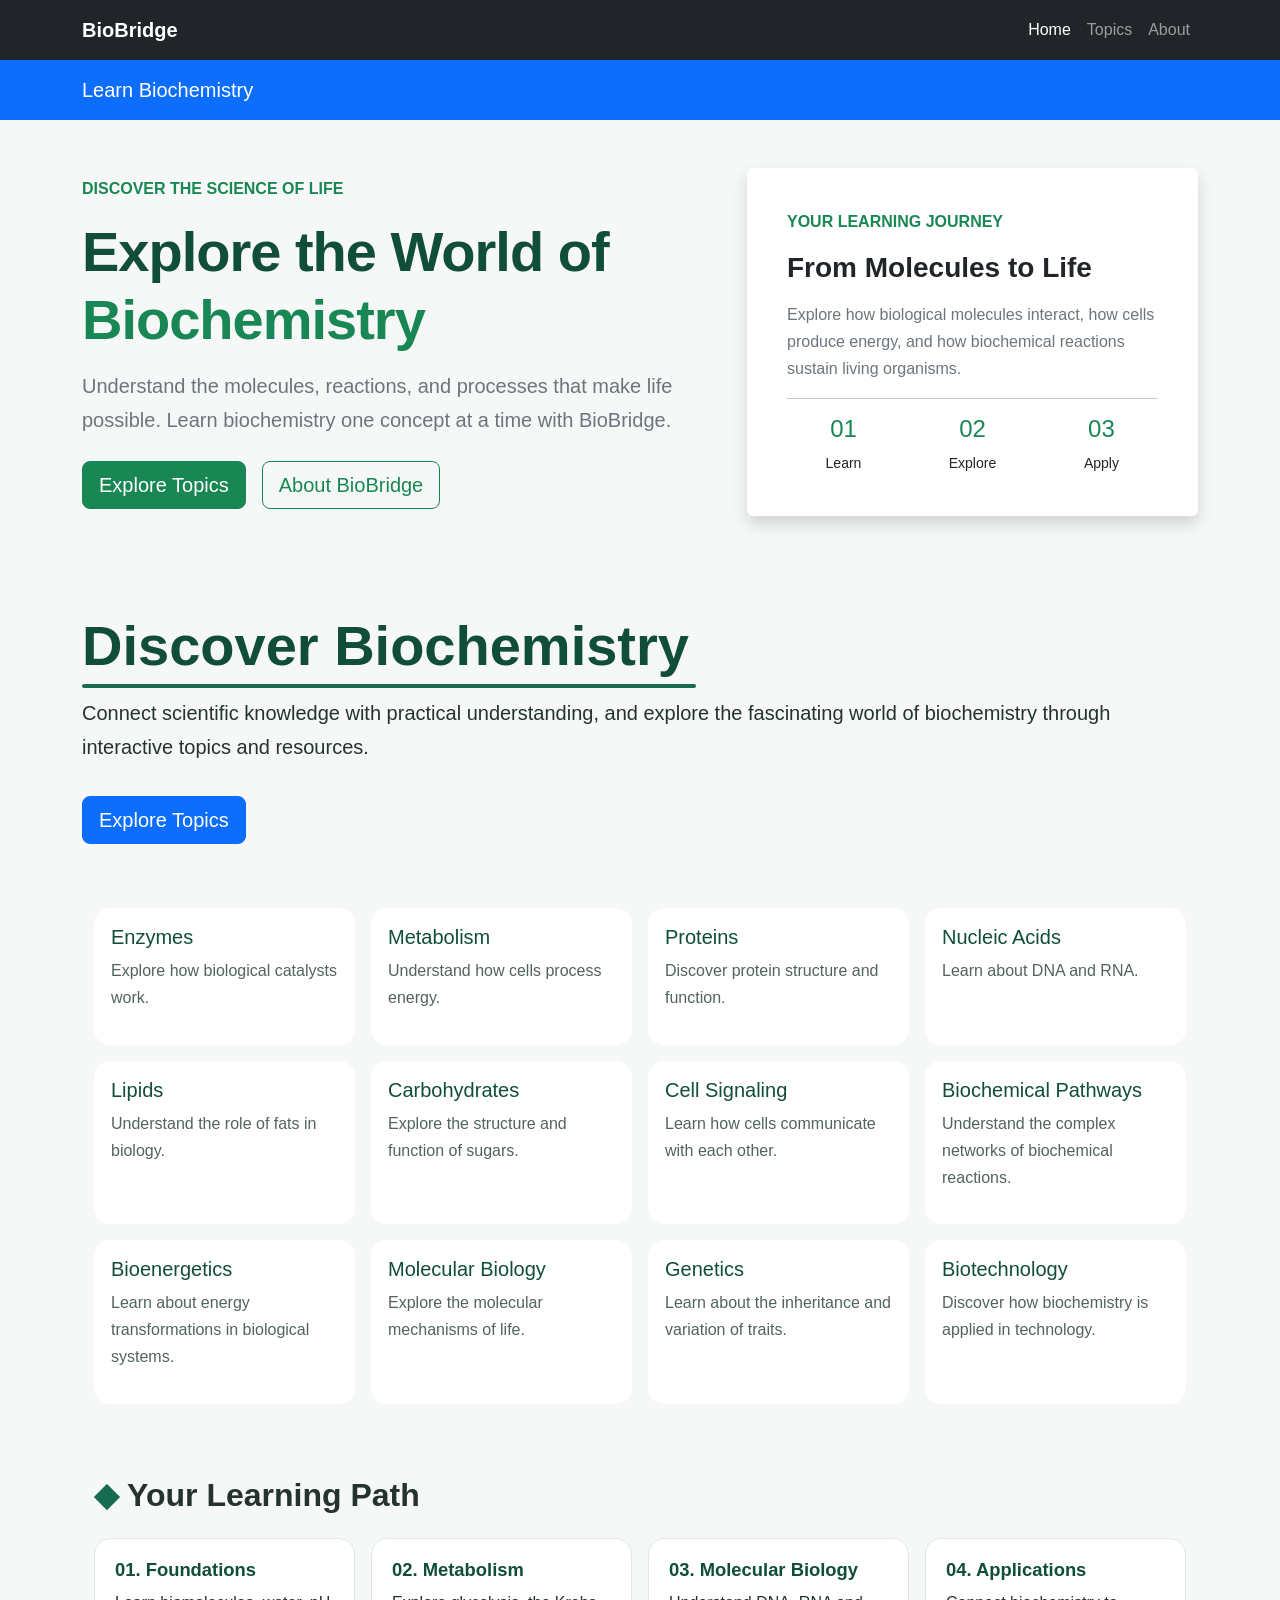
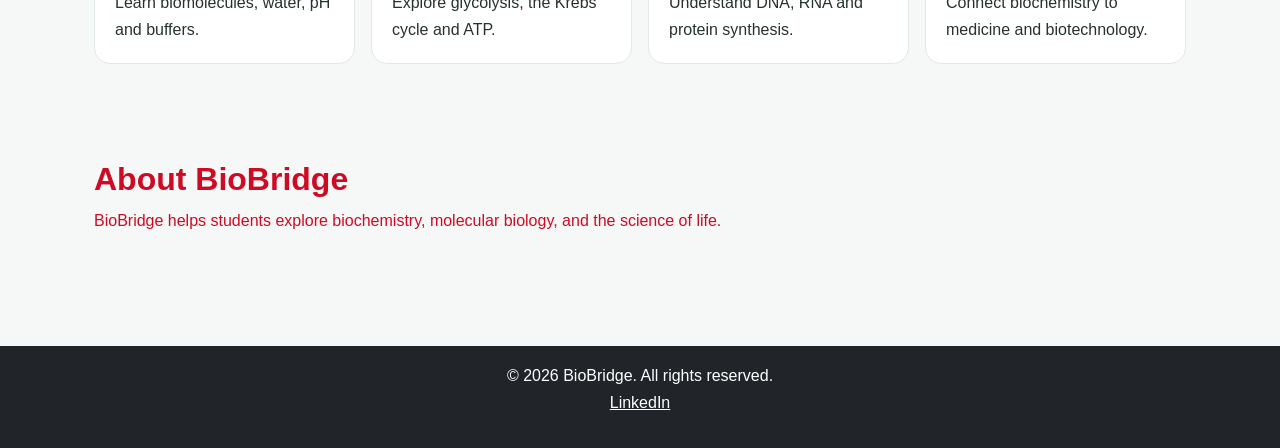
<file: index.html>
<!DOCTYPE html>
<html lang="en">

<head>
    <meta charset="UTF-8">
    <meta name="viewport" content="width=device-width, initial-scale=1.0">
    <title>BioBridge | Learn Biochemistry</title>

    <link href="https://cdn.jsdelivr.net/npm/bootstrap@5.3.3/dist/css/bootstrap.min.css" rel="stylesheet">
    <!-- our custom CSS -->
    <link rel="stylesheet" href="style.css">
</head>

<body>

    <nav class="navbar navbar-expand-lg bg-dark" data-bs-theme="dark">
        <div class="container">
            <a class="navbar-brand fw-bold" href="#">BioBridge</a>

            <button class="navbar-toggler" type="button" data-bs-toggle="collapse" data-bs-target="#mainNavbar"
                aria-controls="mainNavbar" aria-expanded="false" aria-label="Toggle navigation">
                <span class="navbar-toggler-icon"></span>
            </button>

            <div class="collapse navbar-collapse" id="mainNavbar">
                <ul class="navbar-nav ms-auto">
                    <li class="nav-item">
                        <a class="nav-link active" href="#">Home</a>
                    </li>
                    <li class="nav-item">
                        <a class="nav-link" href="#topics">Topics</a>
                    </li>
                    <li class="nav-item">
                        <a class="nav-link" href="#about">About</a>
                    </li>
                </ul>
            </div>
        </div>
    </nav>
    <nav class="navbar navbar-dark bg-primary">
        <div class="container">
            <a class="navbar-brand" href="#">Learn Biochemistry</a>
        </div>
    </nav>

    <!-- HERO SECTION -->
    <section class="container py-5">
        <div class="row align-items-center g-4">

            <!-- Left side: Main introduction -->
            <div class="col-lg-7">
                <p class="text-success fw-semibold text-uppercase">
                    Discover the science of life
                </p>

                <h1 class="display-4 fw-bold hero-title">
                    Explore the World of <span class="text-success">Biochemistry</span>
                </h1>

                <p class="lead text-secondary mt-3">
                    Understand the molecules, reactions, and processes
                    that make life possible. Learn biochemistry one
                    concept at a time with BioBridge.
                </p>

                <div class="hero-actions mt-4">
                    <a href="#topics" class="btn btn-success btn-lg">
                        Explore Topics
                    </a>

                    <a href="#about" class="btn btn-outline-success btn-lg">
                        About BioBridge
                    </a>
                </div>
            </div>

            <!-- Right side: Featured content panel -->
            <div class="col-lg-5">
                <div class="card border-0 shadow p-4">
                    <div class="card-body">
                        <p class="text-success fw-semibold">
                            YOUR LEARNING JOURNEY
                        </p>

                        <h2 class="h3 fw-bold mb-3">
                            From Molecules to Life
                        </h2>

                        <p class="text-secondary">
                            Explore how biological molecules interact,
                            how cells produce energy, and how biochemical
                            reactions sustain living organisms.
                        </p>

                        <hr>

                        <div class="row text-center g-3">
                            <div class="col-4">
                                <h3 class="h4 text-success">01</h3>
                                <p class="small mb-0">Learn</p>
                            </div>

                            <div class="col-4">
                                <h3 class="h4 text-success">02</h3>
                                <p class="small mb-0">Explore</p>
                            </div>

                            <div class="col-4">
                                <h3 class="h4 text-success">03</h3>
                                <p class="small mb-0">Apply</p>
                            </div>
                        </div>
                    </div>
                </div>
            </div>

        </div>
    </section>
    <!-- END HERO SECTION -->


    <main class="container py-5">
        <h1 class="display-4 fw-bold section-heading">Discover Biochemistry</h1>
        <p class="lead">
            Connect scientific knowledge with practical understanding, and explore the fascinating world of biochemistry
            through interactive topics and resources.
        </p>

        <button class="btn btn-primary btn-lg mt-3" onclick="window.location.href='topics.html'">
            Explore Topics
        </button>
        <section id="topics" class="container py-4">
            <div class="row mt-4 g-3">
                <div class="col-12 col-sm-6 col-lg-3">
                    <div class="card p-3 h-100 topic-card">
                        <h2 class="h5">Enzymes</h2>
                        <p>Explore how biological catalysts work.</p>
                    </div>
                </div>

                <div class="col-12 col-sm-6 col-lg-3">
                    <div class="card p-3 h-100 topic-card">
                        <h2 class="h5">Metabolism</h2>
                        <p>Understand how cells process energy.</p>
                    </div>
                </div>

                <div class="col-12 col-sm-6 col-lg-3">
                    <div class="card p-3 h-100 topic-card">
                        <h2 class="h5">Proteins</h2>
                        <p>Discover protein structure and function.</p>
                    </div>
                </div>
                <div class="col-12 col-sm-6 col-lg-3">
                    <div class="card p-3 h-100 topic-card">
                        <h2 class="h5">Nucleic Acids</h2>
                        <p>Learn about DNA and RNA.</p>
                    </div>
                </div>
                <div class="col-12 col-sm-6 col-lg-3">
                    <div class="card p-3 h-100 topic-card">
                        <h2 class="h5">Lipids</h2>
                        <p>Understand the role of fats in biology.</p>
                    </div>
                </div>
                <div class="col-12 col-sm-6 col-lg-3">
                    <div class="card p-3 h-100 topic-card">
                        <h2 class="h5">Carbohydrates</h2>
                        <p>Explore the structure and function of sugars.</p>
                    </div>
                </div>
                <div class="col-12 col-sm-6 col-lg-3">
                    <div class="card p-3 h-100 topic-card">
                        <h2 class="h5">Cell Signaling</h2>
                        <p>Learn how cells communicate with each other.</p>
                    </div>
                </div>
                <div class="col-12 col-sm-6 col-lg-3">
                    <div class="card p-3 h-100 topic-card">
                        <h2 class="h5">Biochemical Pathways</h2>
                        <p>Understand the complex networks of biochemical reactions.</p>
                    </div>
                </div>
                <div class="col-12 col-sm-6 col-lg-3">
                    <div class="card p-3 h-100 topic-card">
                        <h2 class="h5">Bioenergetics</h2>
                        <p>Learn about energy transformations in biological systems.</p>
                    </div>
                </div>
                <div class="col-12 col-sm-6 col-lg-3">
                    <div class="card p-3 h-100 topic-card">
                        <h2 class="h5">Molecular Biology</h2>
                        <p>Explore the molecular mechanisms of life.</p>
                    </div>
                </div>
                <div class="col-12 col-sm-6 col-lg-3">
                    <div class="card p-3 h-100 topic-card">
                        <h2 class="h5">Genetics</h2>
                        <p>Learn about the inheritance and variation of traits.</p>
                    </div>
                </div>
                <div class="col-12 col-sm-6 col-lg-3">
                    <div class="card p-3 h-100 topic-card">
                        <h2 class="h5">Biotechnology</h2>
                        <p>Discover how biochemistry is applied in technology.</p>
                    </div>
                </div>
            </div>
        </section>
        <section class="container py-5">
            <h2 class=" mb-4 section-title">Your Learning Path</h2>

            <div class="topic-grid">
                <article class="topic-item">
                    <h3>01. Foundations</h3>
                    <p>Learn biomolecules, water, pH and buffers.</p>
                </article>

                <article class="topic-item">
                    <h3>02. Metabolism</h3>
                    <p>Explore glycolysis, the Krebs cycle and ATP.</p>
                </article>

                <article class="topic-item">
                    <h3>03. Molecular Biology</h3>
                    <p>Understand DNA, RNA and protein synthesis.</p>
                </article>

                <article class="topic-item">
                    <h3>04. Applications</h3>
                    <p>Connect biochemistry to medicine and biotechnology.</p>
                </article>
            </div>
        </section>
        <section id="about" class="container py-5" style="color: #ce0b25;">
            <h2>About BioBridge</h2>
            <p>
                BioBridge helps students explore biochemistry,
                molecular biology, and the science of life.
            </p>
        </section>
    </main>
    <script src="https://cdn.jsdelivr.net/npm/bootstrap@5.3.3/dist/js/bootstrap.bundle.min.js"></script>
    <footer class="bg-dark text-white py-3">
        <div class="container">
            <p class="text-center">
                &copy; 2026 BioBridge. All rights reserved. <br>
                <a href="https://www.linkedin.com/in/joshua-guda-356879322/" class="text-white" target="_blank">LinkedIn</a>
            </p>
        </div>
    </footer>
</body>

</html>
</file>
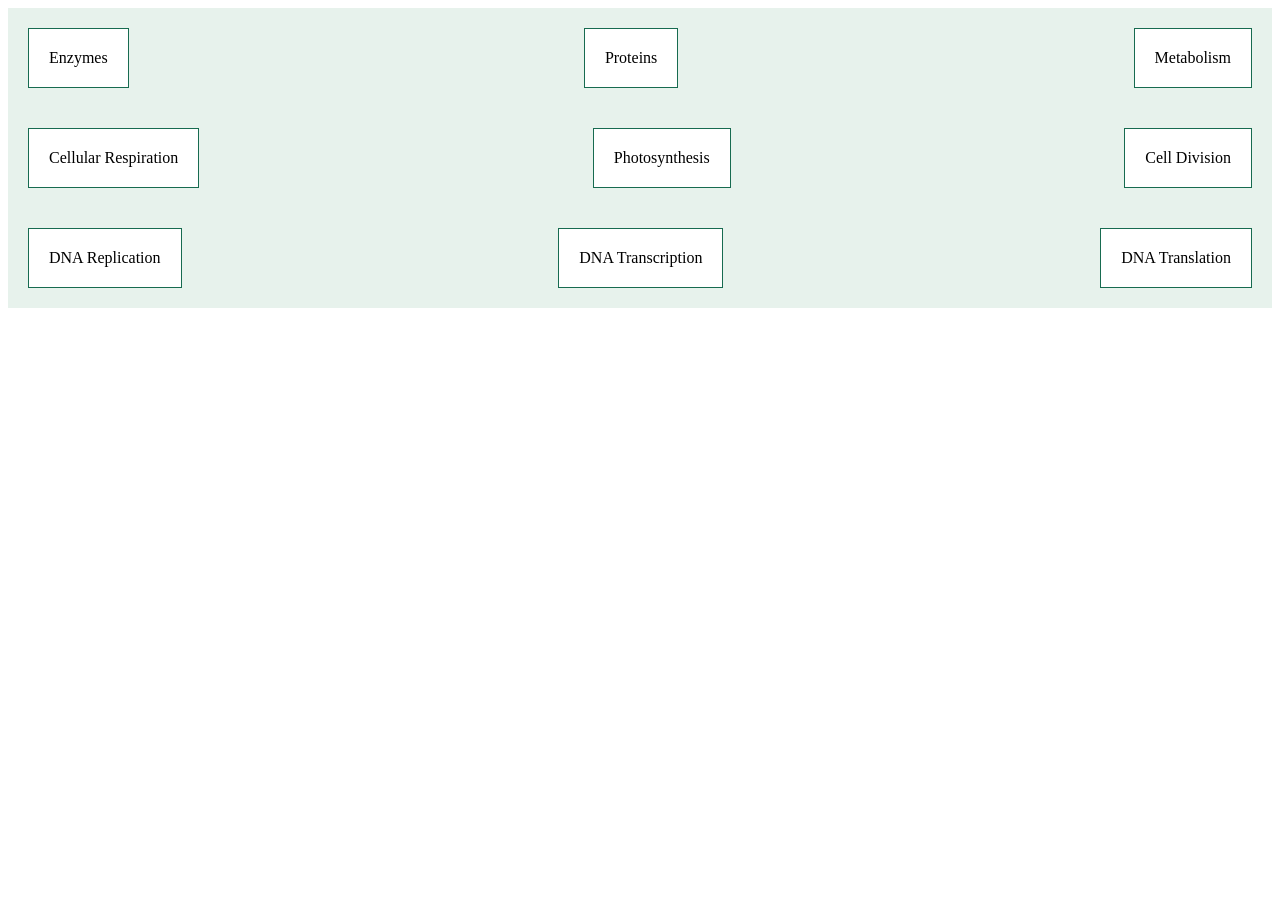
<file: flexbox-practice.html>
<!DOCTYPE html>
<html lang="en">

<head>
    <meta charset="UTF-8">
    <meta name="viewport" content="width=device-width, initial-scale=1.0">
    <title>Flexbox Practice</title>
    <style>
        .container {
            display: flex;
            justify-content: space-between;
            align-items: center;
            gap: 16px;
            padding: 20px;
            background: #e7f2ec;
        }

        .item {
            padding: 20px;
            background: white;
            border: 1px solid #176b50;
        }
    </style>
</head>

<body>
    <div class="container">
        <div class="item">Enzymes</div>
        <div class="item">Proteins</div>
        <div class="item">Metabolism</div>
    </div>
    <div class="container">
        <div class="item">Cellular Respiration</div>
        <div class="item">Photosynthesis</div>
        <div class="item">Cell Division</div>
    </div>
    <div class="container">
        <div class="item">DNA Replication</div>
        <div class="item">DNA Transcription</div>
        <div class="item">DNA Translation</div>
    </div>
</body>

</html>
</file>
<file: style.css>
/* BioBridge: global design settings */
:root {
    --bio-primary: #176b50;
    --bio-primary-dark: #104d3a;
    --bio-background: #f5f8f6;
    --bio-text: #24332c;
    --bio-radius: 16px;
}

/* Base page appearance */
body {
    background-color: var(--bio-background);
    color: var(--bio-text);
    font-family: Arial, sans-serif;
}

/* Hero heading */
.hero-title {
    color: var(--bio-primary-dark);
    letter-spacing: -1px;
}

/* Topic cards */
.topic-card {
    border: 1px solid #e1e9e3;
    border-radius: var(--bio-radius);
    transition: transform 0.2s ease, box-shadow 0.2s ease;
    border-color: transparent;
    transition: border-color 0.25s ease;
}

/* Interactive effect when a mouse hovers over a card */
.topic-card:hover {
    transform: translateY(-4px) scale(1.02) rotate(1deg);
    box-shadow: 0 10px 24px rgb(0 0 0 / 10%);
    border-color: var(--bio-primary);
}

/* Keyboard users should also see a clear focus indicator */
a:focus-visible,
button:focus-visible {
    outline: 3px solid #e0a526;
    outline-offset: 3px;
}

.hero-actions {
    display: flex;
    flex-wrap: wrap;
    align-items: center;
    gap: 1rem;
}

.navbar {
    position: sticky;
    top: 0;
    z-index: 1000;
}

body {
    font-family: Arial, sans-serif;
    font-size: 16px;
    line-height: 1.7;
    color: var(--bio-text);
    background-color: var(--bio-background);
}

h1,
h2,
h3,
h4 {
    line-height: 1.2;
    font-weight: 700;
}

p {
    margin-bottom: 1rem;
}

.topic-card h2 {
    color: var(--bio-primary-dark);
}

.topic-card p {
    color: #52645a;
}

.topic-grid {
    display: grid;
    grid-template-columns: repeat(2, 1fr);
    gap: 1rem;
}

@media (max-width: 576px) {
    .topic-grid {
        grid-template-columns: 1fr;
    }
}

.topic-grid {
    display: grid;
    grid-template-columns: repeat(
        auto-fit,
        minmax(220px, 1fr)
    );
    gap: 1rem;
}

.learning-grid {
    display: grid;
    grid-template-columns: repeat(2, 1fr);
    gap: 1rem;
}

.learning-card {
    background-color: white;
    border: 1px solid #e1e9e3;
    border-radius: var(--bio-radius);
    padding: 1.25rem;
}

.learning-card h3 {
    color: var(--bio-primary-dark);
    font-size: 1.1rem;
}

.learning-card p {
    margin-bottom: 0;
}

@media (max-width: 576px) {
    .learning-grid {
        grid-template-columns: 1fr;
    }
}

.topic-grid {
    display: grid;
    grid-template-columns: repeat(
        auto-fit,
        minmax(min(100%, 240px), 1fr)
    );
    gap: 1rem;
}

.topic-item {
    padding: 1.25rem;
    background: white;
    border: 1px solid #e1e9e3;
    border-radius: var(--bio-radius);
}

.topic-item h3 {
    color: var(--bio-primary-dark);
    font-size: 1.15rem;
}

.topic-item p {
    margin-bottom: 0;
}


.btn-success {
    transition:
        background-color 0.2s ease,
        transform 0.2s ease;
}

.btn-success:hover {
    transform: translateY(-2px);
}

/* Respect users who prefer reduced motion. */
@media (prefers-reduced-motion: reduce) {
    .topic-card,
    .btn-success {
        transition: none;
    }

    .topic-card:hover,
    .btn-success:hover {
        transform: none;
        border-color: var(--bio-primary);
    }
}

.topic-list .topic-item:nth-child(2) {
    border: 2px solid var(--bio-primary);
}

.section-title::before {
    content: "◆";
    color: var(--bio-primary);
    margin-right: 0.5rem;
}

.section-heading::after {
    content: "";
    display: block;
    width: 55%;
    height: 4px;
    margin-top: 5px;
    background-color: var(--bio-primary);
    border-radius: 4px;
}

a:focus-visible,
button:focus-visible {
    outline: 3px solid #e0a526;
    outline-offset: 3px;
}

.section-heading {
    color: var(--bio-primary-dark);
    font-weight: 700;
}
</file>
